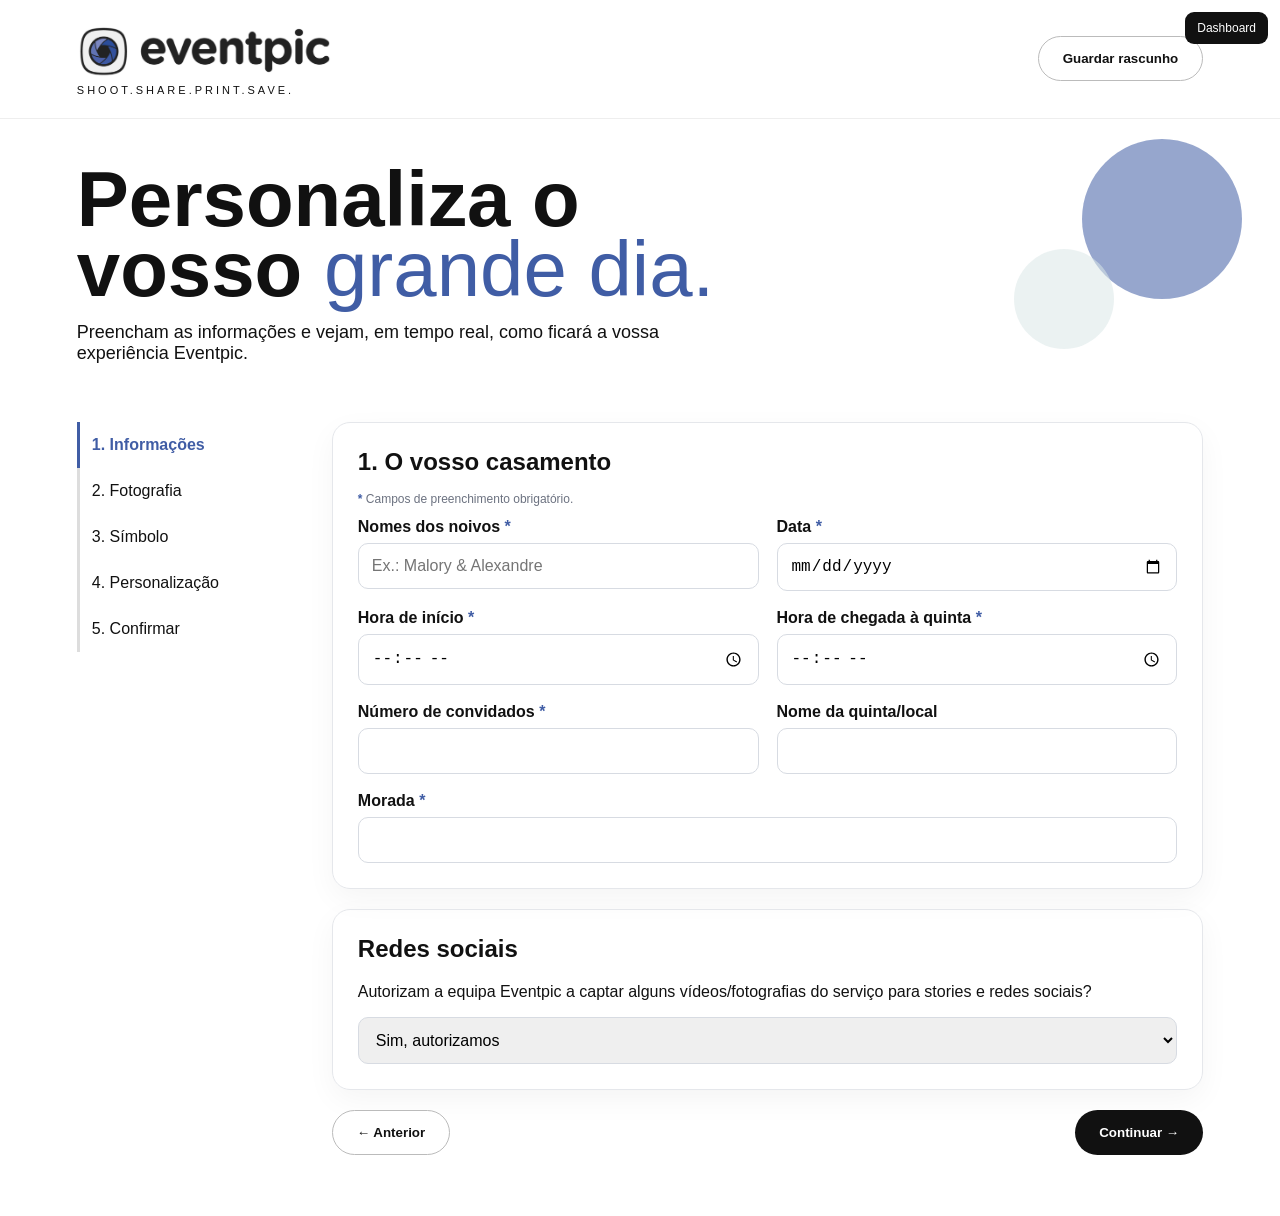
<file: index.html>
<!doctype html><html lang='pt'><head><meta charset='utf-8'><meta name='viewport' content='width=device-width,initial-scale=1'><title>Eventpic | Personalização</title><style>
:root{--blue:#405da5;--light:#dbe8e8;--ink:#111;--muted:#6c7280}*{box-sizing:border-box}body{margin:0;font-family:Arial,Helvetica,sans-serif;color:var(--ink);background:white}.top{padding:22px 6%;display:flex;justify-content:space-between;align-items:center;border-bottom:1px solid #eee}.brand{display:flex;align-items:center}.brand img{width:260px;max-width:55vw;height:auto;display:block}.tag{font-size:11px;letter-spacing:3px}.hero{padding:45px 6% 20px;position:relative;overflow:hidden}.hero h1{font-size:clamp(38px,7vw,78px);line-height:.9;margin:0;max-width:700px}.hero h1 span{color:var(--blue);font-weight:400}.hero p{font-size:18px;max-width:620px}.bubble{position:absolute;border-radius:50%;background:var(--blue);opacity:.55}.b1{width:160px;height:160px;right:3%;top:20px}.b2{width:100px;height:100px;right:13%;top:130px;background:var(--light)}.wrap{display:grid;grid-template-columns:230px 1fr;gap:25px;padding:20px 6% 60px}.steps{position:sticky;top:15px;height:max-content}.step{padding:14px 12px;border-left:3px solid #ddd}.step.active{border-color:var(--blue);font-weight:700;color:var(--blue)}.card{border:1px solid #e5e7eb;border-radius:18px;padding:25px;box-shadow:0 10px 30px #0000000b;margin-bottom:20px}.card h2{margin-top:0}.grid{display:grid;grid-template-columns:1fr 1fr;gap:18px}label{display:block;font-weight:700;margin-bottom:7px}input,textarea,select{width:100%;padding:13px;border:1px solid #d7dbe2;border-radius:10px;font-size:16px}input[type=file]{background:#f8f9fb}.check{display:flex;gap:12px}.btn{background:#111;color:white;border:0;border-radius:999px;padding:14px 24px;font-weight:700;cursor:pointer}.btn.secondary{background:white;color:#111;border:1px solid #bbb}.actions{display:flex;justify-content:space-between;margin-top:20px}.page{display:none}.page.active{display:block}.previews{display:grid;grid-template-columns:repeat(2,minmax(0,1fr));gap:24px}.preview{background:#f7f8fa;padding:18px;border-radius:16px;text-align:center}.phone{width:240px;height:500px;border:9px solid #111;border-radius:32px;margin:auto;overflow:hidden;background:#fff;position:relative}.phone>.couple{width:100%;height:425px;object-fit:cover;display:block}.nav{height:57px;background:#fff;border-top:1px solid #ddd;font-size:11px;display:flex;align-items:center;justify-content:space-around;position:absolute;left:0;right:0;bottom:0;z-index:4}.navItem{display:flex;flex-direction:column;align-items:center;gap:3px;min-width:52px}.navIcon{width:23px;height:23px;border:2px solid #222;border-radius:7px;display:grid;place-items:center;font-size:14px;line-height:1}.floatBtns{position:absolute;right:12px;bottom:78px;z-index:5;display:flex;flex-direction:column;gap:12px}.floatBtn{width:43px;height:43px;border-radius:50%;background:#fff;box-shadow:0 2px 12px #0002;display:grid;place-items:center;font-size:20px}.appLogo{position:absolute;right:12px;bottom:82px;width:28%;max-height:20%;object-fit:contain;z-index:3}.photo{position:relative;margin:auto;overflow:hidden;background:#ddd}.photo{position:relative;margin:auto;overflow:hidden;background:#ddd}.horizontal{aspect-ratio:3/2;max-width:430px}.vertical{aspect-ratio:2/3;max-width:260px}.photo img{width:100%;height:100%;object-fit:cover}.logoOverlay{position:absolute;right:5%;bottom:5%;width:25%;max-height:25%;object-fit:contain;filter:brightness(0) invert(1)}.envelope{aspect-ratio:1.75;background:#fff;box-shadow:0 5px 20px #0002;position:relative;max-width:430px;margin:auto;border:1px solid #eee}.envelope .logoOverlay{filter:none;right:7%;bottom:10%;width:25%}.printLogo{filter:brightness(0) invert(1)!important}.colorLogo{filter:none!important}.small{color:var(--muted);font-size:13px}@media(max-width:800px){.wrap{grid-template-columns:1fr}.steps{display:flex;overflow:auto;position:static}.step{min-width:130px;border-left:0;border-bottom:3px solid #ddd}.grid,.previews{grid-template-columns:1fr}.hero{padding-top:30px}.bubble{display:none}}
</style>
<style id="faithful-app-fixes">
/* APP preview — based on the supplied real mobile reference */
.phone, .phone-frame, .app-phone {
  overflow:hidden !important;
  background:#fff !important;
}
.app-bottom-real{
  position:absolute !important;
  left:0 !important; right:0 !important; bottom:0 !important;
  height:64px !important;
  background:#fff !important;
  display:flex !important;
  align-items:center !important;
  justify-content:space-around !important;
  border-top:1px solid #ececec !important;
  z-index:20 !important;
  padding:3px 8px 4px !important;
  box-sizing:border-box !important;
}
.app-nav-item{
  width:31% !important;
  height:58px !important;
  display:flex !important;
  flex-direction:column !important;
  align-items:center !important;
  justify-content:center !important;
  gap:1px !important;
  color:#111 !important;
  font-family:Arial,Helvetica,sans-serif !important;
  font-size:10px !important;
  line-height:1 !important;
}
.app-nav-item svg{
  width:29px !important;
  height:29px !important;
  display:block !important;
  color:#111 !important;
}
.float-btn, .floating-btn, .app-float, .chat-float, .mic-float{
  width:46px !important;
  height:46px !important;
  border-radius:50% !important;
  background:#fff !important;
  color:#000 !important;
  border:0 !important;
  box-shadow:0 2px 10px rgba(0,0,0,.10) !important;
  display:flex !important;
  align-items:center !important;
  justify-content:center !important;
  z-index:19 !important;
}
/* Printed photos: logo must be discreet, white, transparent and bottom-right */
.print-preview, .print-horizontal, .print-vertical,
.photo-print, .preview-print {
  position:relative !important;
  overflow:hidden !important;
}
.print-preview img.photo, .print-horizontal img.photo, .print-vertical img.photo,
.photo-print > img:first-child, .preview-print > img:first-child {
  width:100% !important; height:100% !important;
  object-fit:cover !important; display:block !important;
}
.print-logo, .printed-logo, .logo-white, .print-preview .couple-logo,
.print-horizontal .couple-logo, .print-vertical .couple-logo {
  position:absolute !important;
  right:4% !important;
  bottom:4% !important;
  left:auto !important; top:auto !important;
  width:auto !important;
  max-width:18% !important;
  max-height:18% !important;
  height:auto !important;
  object-fit:contain !important;
  z-index:5 !important;
  transform:none !important;
  background:transparent !important;
}
/* Vertical print gets the same restrained mark size */
.print-vertical .print-logo, .print-vertical .printed-logo,
.print-vertical .logo-white, .print-vertical .couple-logo {
  max-width:24% !important;
  max-height:16% !important;
}
/* never allow uploaded symbol canvas to expand across the photograph */
.print-preview canvas, .print-horizontal canvas, .print-vertical canvas {
  position:absolute !important;
  right:4% !important; bottom:4% !important;
  left:auto !important; top:auto !important;
  width:auto !important; height:auto !important;
  max-width:20% !important; max-height:18% !important;
  background:transparent !important;
}
</style>


<style id="v4-exact-fixes">
/* Exact lower controls from supplied Eventpic app reference */
.phone>.couple{height:425px!important;object-fit:cover!important}
.nav{
  height:57px!important;background:#fff!important;border-top:1px solid #e8e8e8!important;
  display:flex!important;align-items:center!important;justify-content:space-around!important;
  position:absolute!important;left:0!important;right:0!important;bottom:0!important;z-index:20!important;
  padding:2px 7px 3px!important;
}
.navItem{display:flex!important;flex-direction:column!important;align-items:center!important;justify-content:center!important;gap:1px!important;min-width:58px!important;font-size:10px!important;color:#111!important}
.realNavIcon{width:28px!important;height:28px!important;display:block!important;color:#111!important}
.floatBtns{right:11px!important;bottom:76px!important;gap:10px!important}
.floatBtn{width:43px!important;height:43px!important;border-radius:50%!important;background:#fff!important;box-shadow:0 2px 10px rgba(0,0,0,.10)!important;display:grid!important;place-items:center!important}
.floatBtn svg{width:24px!important;height:24px!important}

/* IMPORTANT: actual print markup is .photo + .logoOverlay.
   Keep uploaded wedding symbol small, white and bottom-right. */
.photo.horizontal .logoOverlay.printLogo,
.photo.vertical .logoOverlay.printLogo{
  position:absolute!important;
  left:auto!important;top:auto!important;
  right:4%!important;bottom:4%!important;
  width:auto!important;height:auto!important;
  object-fit:contain!important;
  object-position:right bottom!important;
  transform:none!important;
  background:transparent!important;
  filter:brightness(0) invert(1)!important;
  z-index:10!important;
  display:block;
}
.photo.horizontal .logoOverlay.printLogo{
  max-width:15%!important;
  max-height:20%!important;
}
.photo.vertical .logoOverlay.printLogo{
  max-width:23%!important;
  max-height:16%!important;
}
/* Envelope/app retain colour, no forced white */
.envelope .logoOverlay.colorLogo{filter:none!important;max-width:25%!important;max-height:35%!important}
</style>


<style id="v5-horizontal-framing">
/* Horizontal print: preserve original photo; change only crop/enquadramento.
   More of the top of the original is visible so heads are not cut. */
.photo.horizontal > img:first-child,
.photo.horizontal .basePhoto,
.photo.horizontal .printPhoto {
  width:100% !important;
  height:100% !important;
  object-fit:cover !important;
  object-position:center 30% !important;
}

/* Keep the approved print symbol treatment. */
.photo.horizontal .logoOverlay.printLogo{
  right:4% !important;
  bottom:4% !important;
  max-width:15% !important;
  max-height:20% !important;
}
</style>


<style id="v6-no-logo-in-app">
/* APP/telemóvel: nunca mostrar o símbolo dos noivos */
.phone .logoOverlay,
.phone .logoColor,
.phone .logoWhite,
.phone .colorLogo,
.phone .printLogo,
.phone [class*="coupleLogo"],
.phone [class*="weddingLogo"] {
  display:none !important;
}
</style>

<style id='v7-required-crop'>
.req{color:#405da5;font-weight:800}.requiredNote{font-size:12px;color:#6c7280;margin-top:-4px}
input:required,select:required{border-width:1.5px}
.phone>.couple{object-fit:cover!important;object-position:center center!important}
.photo.vertical>.couple{object-fit:cover!important;object-position:center center!important}
</style>
<style id="eventpic-final-brand-rules">
/* App: nunca mostrar símbolo dos noivos */
.phone .logoOverlay,.phone .logoColor,.phone .logoWhite,
.phone .colorLogo,.phone .printLogo,.phone .appLogo{display:none!important}

/* Impressão horizontal: símbolo branco, discreto, canto inferior direito */
.photo.horizontal .printLogo,
.photo.horizontal .logoWhite{
  display:block!important;
  position:absolute!important;
  width:auto!important;height:auto!important;
  max-width:15%!important;max-height:18%!important;
  right:4%!important;bottom:4%!important;
  left:auto!important;top:auto!important;
  object-fit:contain!important;
  background:transparent!important;
}

/* Impressão vertical: mesmo princípio, pequeno e no canto inferior direito */
.photo.vertical .printLogo,
.photo.vertical .logoWhite{
  display:block!important;
  position:absolute!important;
  width:auto!important;height:auto!important;
  max-width:19%!important;max-height:12%!important;
  right:5%!important;bottom:4%!important;
  left:auto!important;top:auto!important;
  object-fit:contain!important;
  background:transparent!important;
}

/* Envelope: frente branca, símbolo original a cores sem fundo no lado direito */
.envelope{
  position:relative!important;
  background:#fff!important;
  overflow:hidden!important;
}
.envelope .colorLogo,.envelope .logoColor{
  display:block!important;
  position:absolute!important;
  width:auto!important;height:auto!important;
  max-width:25%!important;max-height:35%!important;
  right:7%!important;
  bottom:10%!important;
  left:auto!important;top:auto!important;
  transform:none!important;
  object-fit:contain!important;
  background:transparent!important;
}
</style>


<style id="eventpic-centered-vertical-final">
/* A mesma fotografia horizontal é recortada ao centro para os formatos verticais. */
.phone .couple,
.phone > img.couple,
.phone .basePhoto,
.photo.vertical > img:first-child,
.photo.vertical .couple,
.photo.vertical .basePhoto,
.photo.vertical .printPhoto {
  width:100%!important;
  height:100%!important;
  object-fit:cover!important;
  object-position:50% 50%!important;
}

/* Símbolo impressão vertical: pequeno, como no horizontal, canto inferior direito. */
.photo.vertical .printLogo,
.photo.vertical .logoWhite {
  max-width:15%!important;
  max-height:10%!important;
  right:4%!important;
  bottom:4%!important;
}

/* Envelope: símbolo maior e mais próximo do canto inferior direito da frente. */
.envelope .colorLogo,
.envelope .logoColor {
  max-width:24%!important;
  max-height:38%!important;
  right:7%!important;
  top:auto!important;
  bottom:10%!important;
  transform:none!important;
}
</style>

<style id='eventpic-v6-final'>
.cropControlBox{max-width:620px;margin:0 auto 28px;background:#f7f8fb;border:1px solid #e7e9ef;border-radius:16px;padding:18px}
.cropControlBox label{display:block;font-size:12px;margin:10px 0 3px;color:#555}.cropControlBox input[type=range]{width:100%}
.phone .couple,.photo.vertical>.couple{object-fit:cover!important;object-position:50% 50%!important}
.photo.vertical .logoWhite{max-width:15%!important;max-height:10%!important;right:4%!important;bottom:4%!important}
.envelope .logoColor{width:auto!important;height:auto!important;max-width:27%!important;max-height:43%!important;right:6%!important;bottom:8%!important;top:auto!important;left:auto!important;transform:none!important;object-fit:contain!important;background:transparent!important}
</style><style id="crop-live-fix-v8">
.cropWorking{display:grid!important;grid-template-columns:1fr 180px;gap:22px;align-items:center}
.cropTools label{display:flex;justify-content:space-between}.cropTools input[type=range]{width:100%}
.cropBtns{display:flex;gap:7px;flex-wrap:wrap;margin-top:14px}.cropBtns .btn{min-width:48px;padding:10px 12px}
.cropLive span{display:block;font-size:11px;color:#777;margin-bottom:7px;text-align:center}
#cropLivePhoto{width:150px;height:267px;margin:auto;border-radius:16px;background-size:cover;background-position:50% 50%;box-shadow:0 8px 22px #0002}
@media(max-width:700px){.cropWorking{grid-template-columns:1fr 130px}#cropLivePhoto{width:110px;height:196px}}
</style><script src="config.js"></script>
</head><body><header class='top'><div><div class='brand'><img src='[data-uri]' alt='Eventpic'></div><div class='tag'>SHOOT.SHARE.PRINT.SAVE.</div></div><button class='btn secondary' onclick='save()'>Guardar rascunho</button></header><section class='hero'><span class='bubble b1'></span><span class='bubble b2'></span><h1>Personaliza o vosso <span>grande dia.</span></h1><p>Preencham as informações e vejam, em tempo real, como ficará a vossa experiência Eventpic.</p></section><main class='wrap'><nav class='steps' id='steps'></nav><section>
<div class='page active' data-title='Informações'><div class='card'><h2>1. O vosso casamento</h2><p class='requiredNote'><span class='req'>*</span> Campos de preenchimento obrigatório.</p><div class='grid'><div><label>Nomes dos noivos <span class='req'>*</span></label><input id='names' placeholder='Ex.: Malory & Alexandre' required></div><div><label>Data <span class='req'>*</span></label><input id='date' type='date' required></div><div><label>Hora de início <span class='req'>*</span></label><input id='start' type='time' required></div><div><label>Hora de chegada à quinta <span class='req'>*</span></label><input id='arrival' type='time' required></div><div><label>Número de convidados <span class='req'>*</span></label><input id='guests' type='number' required></div><div><label>Nome da quinta/local</label><input id='venue' required></div><div style='grid-column:1/-1'><label>Morada <span class='req'>*</span></label><input id='address' required></div></div></div><div class='card'><h2>Redes sociais</h2><p>Autorizam a equipa Eventpic a captar alguns vídeos/fotografias do serviço para stories e redes sociais?</p><select id='social'><option>Sim, autorizamos</option><option>Não autorizamos</option></select></div></div>
<div class='page' data-title='Fotografia'><div class='card'><h2>2. Fotografia para a App</h2><p class='requiredNote'><span class='req'>*</span> Fotografia obrigatória.</p><p>Carreguem uma fotografia <b>horizontal</b>, com boa resolução, preferencialmente com os noivos bem centrados e sem cortes na cabeça. A versão vertical para a App será criada automaticamente.</p><input type='file' accept='image/*' id='photoInput' required><p class='small'>A fotografia é usada para gerar os previews abaixo.</p></div></div>
<div class='page' data-title='Símbolo'><div class='card'><h2>3. Símbolo dos noivos</h2><p class='requiredNote'><span class='req'>*</span> Símbolo obrigatório.</p><p>Carreguem o vosso logótipo/símbolo, mesmo que tenha fundo branco ou seja a cores. O portal remove automaticamente o fundo. Nas fotos impressas cria uma versão branca; no envelope mantém as cores originais.</p><input type='file' accept='image/png,image/jpeg,image/webp,image/*' id='logoInput' required><p class='small' id='logoStatus'>Aceita PNG, JPG ou WEBP.</p></div></div>
<div class='page' data-title='Personalização'><div class='card'><h2>4. Pré-visualização</h2><p>Confiram os quatro formatos antes de enviar.</p><div class='cropControlBox cropWorking'>
  <div class='cropTools'>
    <b>Ajustar enquadramento vertical</b>
    <p class='small'>Move a fotografia para a esquerda ou direita até os noivos ficarem centrados. O mesmo enquadramento será usado na App, na impressão vertical e no ficheiro vertical do Dashboard.</p>
    <label>Esquerda / direita <span id='cropXVal'>50%</span></label>
    <input id='cropX' type='range' min='0' max='100' value='50'>
    <div class='cropBtns'>
      <button type='button' class='btn secondary' id='cropLeft'>← Esquerda</button>
      <button type='button' class='btn secondary' id='cropReset'>Centrar</button>
      <button type='button' class='btn secondary' id='cropRight'>Direita →</button>
    </div>
  </div>
  <div class='cropLive'><span>Pré-visualização vertical</span><div id='cropLivePhoto'></div></div>
</div><div class='previews'><div class='preview'><h3>App — vertical</h3><div class='phone'><img class='couple' src='app-photo.png'><img class='appLogo colorLogo logoColor' style='display:none'>
<div class='floatBtns'>
  <div class='floatBtn' aria-label='Mensagem'>
    <svg viewBox='0 0 32 32'><path d='M7 6.5h18v14H14l-5.5 4v-4H7z' fill='black'/><circle cx='12' cy='13.5' r='1.2' fill='white'/><circle cx='16' cy='13.5' r='1.2' fill='white'/><circle cx='20' cy='13.5' r='1.2' fill='white'/></svg>
  </div>
  <div class='floatBtn' aria-label='Microfone'>
    <svg viewBox='0 0 32 32'><rect x='12' y='5' width='8' height='14' rx='4' fill='black'/><path d='M8.5 15.5c0 5 3.2 8 7.5 8s7.5-3 7.5-8M16 23.5V28' fill='none' stroke='black' stroke-width='2.2' stroke-linecap='round'/></svg>
  </div>
</div>
<div class='nav'>
  <div class='navItem'>
    <svg class='realNavIcon' viewBox='0 0 40 40'><rect x='6' y='4' width='28' height='32' rx='9' fill='none' stroke='currentColor' stroke-width='2'/><circle cx='20' cy='15' r='4.5' fill='none' stroke='currentColor' stroke-width='2'/><path d='M12.5 29c1.6-4.7 4-7 7.5-7s5.9 2.3 7.5 7' fill='none' stroke='currentColor' stroke-width='2' stroke-linecap='round'/></svg>
    <span>Galeria</span>
  </div>
  <div class='navItem'>
    <svg class='realNavIcon' viewBox='0 0 40 40'><rect x='6' y='8' width='28' height='25' rx='7' fill='none' stroke='currentColor' stroke-width='2'/><path d='M15 8l2-4h6l2 4' fill='none' stroke='currentColor' stroke-width='2'/><circle cx='20' cy='20.5' r='6' fill='none' stroke='currentColor' stroke-width='2'/></svg>
    <span>Modo</span>
  </div>
  <div class='navItem'>
    <svg class='realNavIcon' viewBox='0 0 40 40'><rect x='7' y='5' width='26' height='30' rx='7' fill='none' stroke='currentColor' stroke-width='2'/><path d='M20 27V12m0 0-5 5m5-5 5 5' fill='none' stroke='currentColor' stroke-width='2' stroke-linecap='round' stroke-linejoin='round'/></svg>
    <span>Upload</span>
  </div>
</div></div></div><div class='preview'><h3>Foto impressa — horizontal</h3><div class='photo horizontal'><img class='couple' src='print-photo.jpeg'><img class='logoOverlay printLogo logoWhite' style='display:none'></div></div><div class='preview'><h3>Foto impressa — vertical</h3><div class='photo vertical'><img class='couple' src='app-photo.png'><img class='logoOverlay printLogo logoWhite' style='display:none'></div></div><div class='preview'><h3>Envelope branco — frente</h3><div style='font-size:11px;color:#777;margin:-4px 0 10px'>Símbolo a cores sem fundo · frente do envelope</div><div class='envelope'><img class='logoOverlay colorLogo logoColor' style='display:none'></div></div></div></div></div>
<div class='page' data-title='Confirmar'><div class='card'><h2>5. Está tudo pronto 🤍</h2><p>Ao confirmar, a personalização fica preparada para envio à Eventpic.</p><div id='summary'></div><button class='btn' onclick='confirmData()'>Confirmar personalização</button></div></div>
<div class='actions'><button class='btn secondary' onclick='prev()'>← Anterior</button><button class='btn' onclick='next()'>Continuar →</button></div></section></main><script>
let current=0;const pages=[...document.querySelectorAll('.page')],steps=document.getElementById('steps');pages.forEach((p,i)=>{let d=document.createElement('div');d.className='step'+(i===0?' active':'');d.textContent=(i+1)+'. '+p.dataset.title;steps.appendChild(d)});function render(){pages.forEach((p,i)=>p.classList.toggle('active',i===current));[...steps.children].forEach((s,i)=>s.classList.toggle('active',i===current));window.scrollTo({top:250,behavior:'smooth'});if(current===4)summary()}function next(){
  const required=[...pages[current].querySelectorAll('[required]')];
  for(const el of required){
    if(!el.checkValidity()){el.reportValidity();return;}
  }
  if(current<pages.length-1){current++;render()}
}function prev(){if(current>0){current--;render()}}function filePreview(input,cb){input.onchange=e=>{const f=e.target.files[0];if(f){const r=new FileReader;r.onload=()=>cb(r.result);r.readAsDataURL(f)}}}filePreview(photoInput,src=>document.querySelectorAll('.couple').forEach(x=>x.src=src));filePreview(logoInput,src=>processLogo(src));
function processLogo(src){
const im=new Image();im.onload=()=>{
  const c=document.createElement('canvas'),ctx=c.getContext('2d');
  c.width=im.naturalWidth;c.height=im.naturalHeight;ctx.drawImage(im,0,0);
  let d=ctx.getImageData(0,0,c.width,c.height),a=d.data;
  const sourceHasTransparency=(()=>{for(let i=3;i<a.length;i+=4)if(a[i]<20)return true;return false})();
  // Remove fundos claros e fundos uniformes ligados às margens, preservando o desenho interior.
  const W=c.width,H=c.height, seen=new Uint8Array(W*H), q=[];
  const corner=[[0,0],[W-1,0],[0,H-1],[W-1,H-1]];
  let br=0,bg=0,bb=0; corner.forEach(([x,y])=>{let j=(y*W+x)*4;br+=a[j];bg+=a[j+1];bb+=a[j+2]});br/=4;bg/=4;bb/=4;
  const isBg=(j)=>{if(sourceHasTransparency)return a[j+3]<20;let r=a[j],g=a[j+1],b=a[j+2],mx=Math.max(r,g,b),mn=Math.min(r,g,b);let dist=Math.hypot(r-br,g-bg,b-bb);return (mx>232&&mx-mn<28)||dist<48};
  for(let x=0;x<W;x++){q.push(x,(H-1)*W+x)} for(let y=0;y<H;y++){q.push(y*W,y*W+W-1)}
  for(let h=0;h<q.length;h++){let p=q[h];if(seen[p])continue;seen[p]=1;let j=p*4;if(!isBg(j))continue;a[j+3]=0;let x=p%W,y=(p/W)|0;if(x)q.push(p-1);if(x<W-1)q.push(p+1);if(y)q.push(p-W);if(y<H-1)q.push(p+W)}
  ctx.putImageData(d,0,0);

  // Find visible bounds so transparent/white margins do not make the logo look huge.
  d=ctx.getImageData(0,0,c.width,c.height);a=d.data;
  let minX=c.width,minY=c.height,maxX=-1,maxY=-1;
  for(let y=0;y<c.height;y++) for(let x=0;x<c.width;x++){
    if(a[(y*c.width+x)*4+3]>18){if(x<minX)minX=x;if(x>maxX)maxX=x;if(y<minY)minY=y;if(y>maxY)maxY=y}
  }
  let crop=c;
  if(maxX>=minX && maxY>=minY){
    crop=document.createElement('canvas');
    crop.width=maxX-minX+1;crop.height=maxY-minY+1;
    crop.getContext('2d').drawImage(c,minX,minY,crop.width,crop.height,0,0,crop.width,crop.height);
  }
  let sample=crop.getContext('2d').getImageData(0,0,crop.width,crop.height),sa=sample.data,visible=0,lightPixels=0;for(let i=0;i<sa.length;i+=4){if(sa[i+3]<20)continue;visible++;if(sa[i]>220&&sa[i+1]>220&&sa[i+2]>220)lightPixels++}const whiteSource=visible>0&&lightPixels/visible>.6;let colorCanvas=crop;if(whiteSource){colorCanvas=document.createElement('canvas');colorCanvas.width=crop.width;colorCanvas.height=crop.height;let cx=colorCanvas.getContext('2d');cx.drawImage(crop,0,0);let cd=cx.getImageData(0,0,colorCanvas.width,colorCanvas.height),ca=cd.data;for(let i=0;i<ca.length;i+=4){if(ca[i+3]>0){ca[i]=0;ca[i+1]=0;ca[i+2]=0}}cx.putImageData(cd,0,0)}let color=colorCanvas.toDataURL('image/png');
  document.querySelectorAll('.logoColor').forEach(x=>{x.src=color;x.style.display='block';x.style.filter='none'});

  let w=document.createElement('canvas'),wx=w.getContext('2d');
  w.width=crop.width;w.height=crop.height;wx.drawImage(crop,0,0);
  let wd=wx.getImageData(0,0,w.width,w.height),wa=wd.data;
  for(let i=0;i<wa.length;i+=4){if(wa[i+3]>0){wa[i]=255;wa[i+1]=255;wa[i+2]=255}}
  wx.putImageData(wd,0,0);
  let white=w.toDataURL('image/png');
  document.querySelectorAll('.logoWhite').forEach(x=>{x.src=white;x.style.display='block'});
  let st=document.getElementById('logoStatus');
  if(st)st.textContent='✓ Fundo e margens removidos. Versão a cores para o envelope e versão branca para impressão criadas.';
};im.src=src;}
const cropX=document.getElementById('cropX'),cropY=document.getElementById('cropY');
function applyCrop(){
 const x=cropX?cropX.value:50,y=cropY?cropY.value:50;
 document.querySelectorAll('.phone .couple,.photo.vertical>.couple').forEach(im=>im.style.objectPosition=x+'% '+y+'%');
}
if(cropX){cropX.addEventListener('input',applyCrop);cropY.addEventListener('input',applyCrop);document.getElementById('cropReset').onclick=()=>{cropX.value=50;cropY.value=50;applyCrop()};applyCrop()}
function vals(){return {names:names.value,date:date.value,start:start.value,arrival:arrival.value,guests:guests.value,venue:venue.value,address:address.value,social:social.value}}function save(){localStorage.setItem('eventpicDraft',JSON.stringify(vals()));alert('Rascunho guardado neste dispositivo.')}function summary(){let v=vals();document.getElementById('summary').innerHTML=`<p><b>${v.names||'Noivos'}</b> ${v.date?'— '+v.date:''}</p><p>Início: ${v.start||'—'} · Chegada: ${v.arrival||'—'} · Convidados: ${v.guests||'—'}</p><p>${v.venue||'Local por indicar'} ${v.address?'— '+v.address:''}</p><p>Redes sociais: ${v.social}</p>`}function confirmData(){localStorage.setItem('eventpicConfirmed',JSON.stringify(vals()));alert('Personalização confirmada! Nesta versão de teste os dados ficam guardados no dispositivo.')}let draft=localStorage.getItem('eventpicDraft');if(draft){try{let v=JSON.parse(draft);Object.keys(v).forEach(k=>{let el=document.getElementById(k);if(el)el.value=v[k]||''})}catch(e){}}
</script>



<script id="eventpic-storage-link">
(function(){
 const DB='eventpic_db_v1', STORE='casamentos';
 function dbOpen(){
   return new Promise((resolve,reject)=>{
     const r=indexedDB.open(DB,1);
     r.onupgradeneeded=()=>{const db=r.result;if(!db.objectStoreNames.contains(STORE))db.createObjectStore(STORE,{keyPath:'id'})};
     r.onsuccess=()=>resolve(r.result); r.onerror=()=>reject(r.error);
   });
 }
 async function putRecord(x){
   const db=await dbOpen();
   return new Promise((resolve,reject)=>{
     const tx=db.transaction(STORE,'readwrite');tx.objectStore(STORE).put(x);
     tx.oncomplete=resolve;tx.onerror=()=>reject(tx.error);
   });
 }
 function getDataURL(sel){const e=document.querySelector(sel);return e&&e.src&&e.src.startsWith('data:')?e.src:''}
 function val(a){for(const q of a){const e=document.querySelector(q);if(e&&e.value)return e.value}return''}
 window.saveEventpic=async function(){
   const id=new URLSearchParams(location.search).get('id')||('evt-'+Date.now());
   const record={
    id, couple:val(['#names','#couple','#nomes'])||'Noivos',
    date:val(['#date','#data']), start:val(['#start','#horaInicio']), arrival:val(['#arrival','#horaChegada']),
    guests:val(['#guests','#convidados']), venue:val(['#venue','#quinta']), address:val(['#address','#morada']),
    social:(document.querySelector("input[name='social']:checked")||{}).value||'',
    photo:getDataURL('.photo.horizontal > img:first-child')||getDataURL('.couple'),
    logoColor:getDataURL('.logoColor'), logoWhite:getDataURL('.logoWhite'),
    cropX:window.eventpicCropX||50,status:'Concluído',savedAt:new Date().toISOString()
   };
   makeVerticalPhoto(record.photo,async function(v){
     record.photoVertical=v;
     try{await putRecord(record);alert('Personalização enviada para o Dashboard com sucesso.');}
     catch(err){console.error(err);alert('Não foi possível guardar. Abre o site através de INICIAR-SITE.bat e tenta novamente.');}
   });
 };
 document.querySelectorAll('button').forEach(b=>{
   if(/confirmar|enviar/i.test(b.textContent)) b.addEventListener('click',()=>window.saveEventpic());
 });
})();
</script>

<a href="dashboard.html" style="position:fixed;right:12px;top:12px;z-index:9999;background:#111;color:#fff;padding:9px 12px;border-radius:9px;text-decoration:none;font:12px Arial">Dashboard</a>






<script id="crop-v9-horizontal-only">
(function(){
 const x=document.getElementById('cropX');
 const live=document.getElementById('cropLivePhoto');
 const xv=document.getElementById('cropXVal');
 function source(){
   const im=document.querySelector('.phone img.couple,.phone .couple');
   return im && im.src ? im.src : '';
 }
 function apply(){
   const X=+x.value, pos=X+'% 50%';
   document.querySelectorAll('.phone img.couple,.phone .couple,.photo.vertical>img.couple,.photo.vertical img.couple').forEach(im=>{
     im.style.setProperty('object-fit','cover','important');
     im.style.setProperty('object-position',pos,'important');
   });
   if(live){
     live.style.backgroundImage='url("'+source()+'")';
     live.style.backgroundSize='cover';
     live.style.backgroundPosition=pos;
   }
   xv.textContent=X+'%';
   window.eventpicCropX=X;
   window.eventpicCropY=50;
 }
 function step(d){x.value=Math.max(0,Math.min(100,+x.value+d));apply()}
 x.oninput=apply;
 document.getElementById('cropLeft').onclick=()=>step(-5);
 document.getElementById('cropRight').onclick=()=>step(5);
 document.getElementById('cropReset').onclick=()=>{x.value=50;apply()};
 const pi=document.getElementById('photoInput');
 if(pi) pi.addEventListener('change',()=>setTimeout(apply,80));
 setTimeout(apply,100);
})();
</script></body></html>
</file>
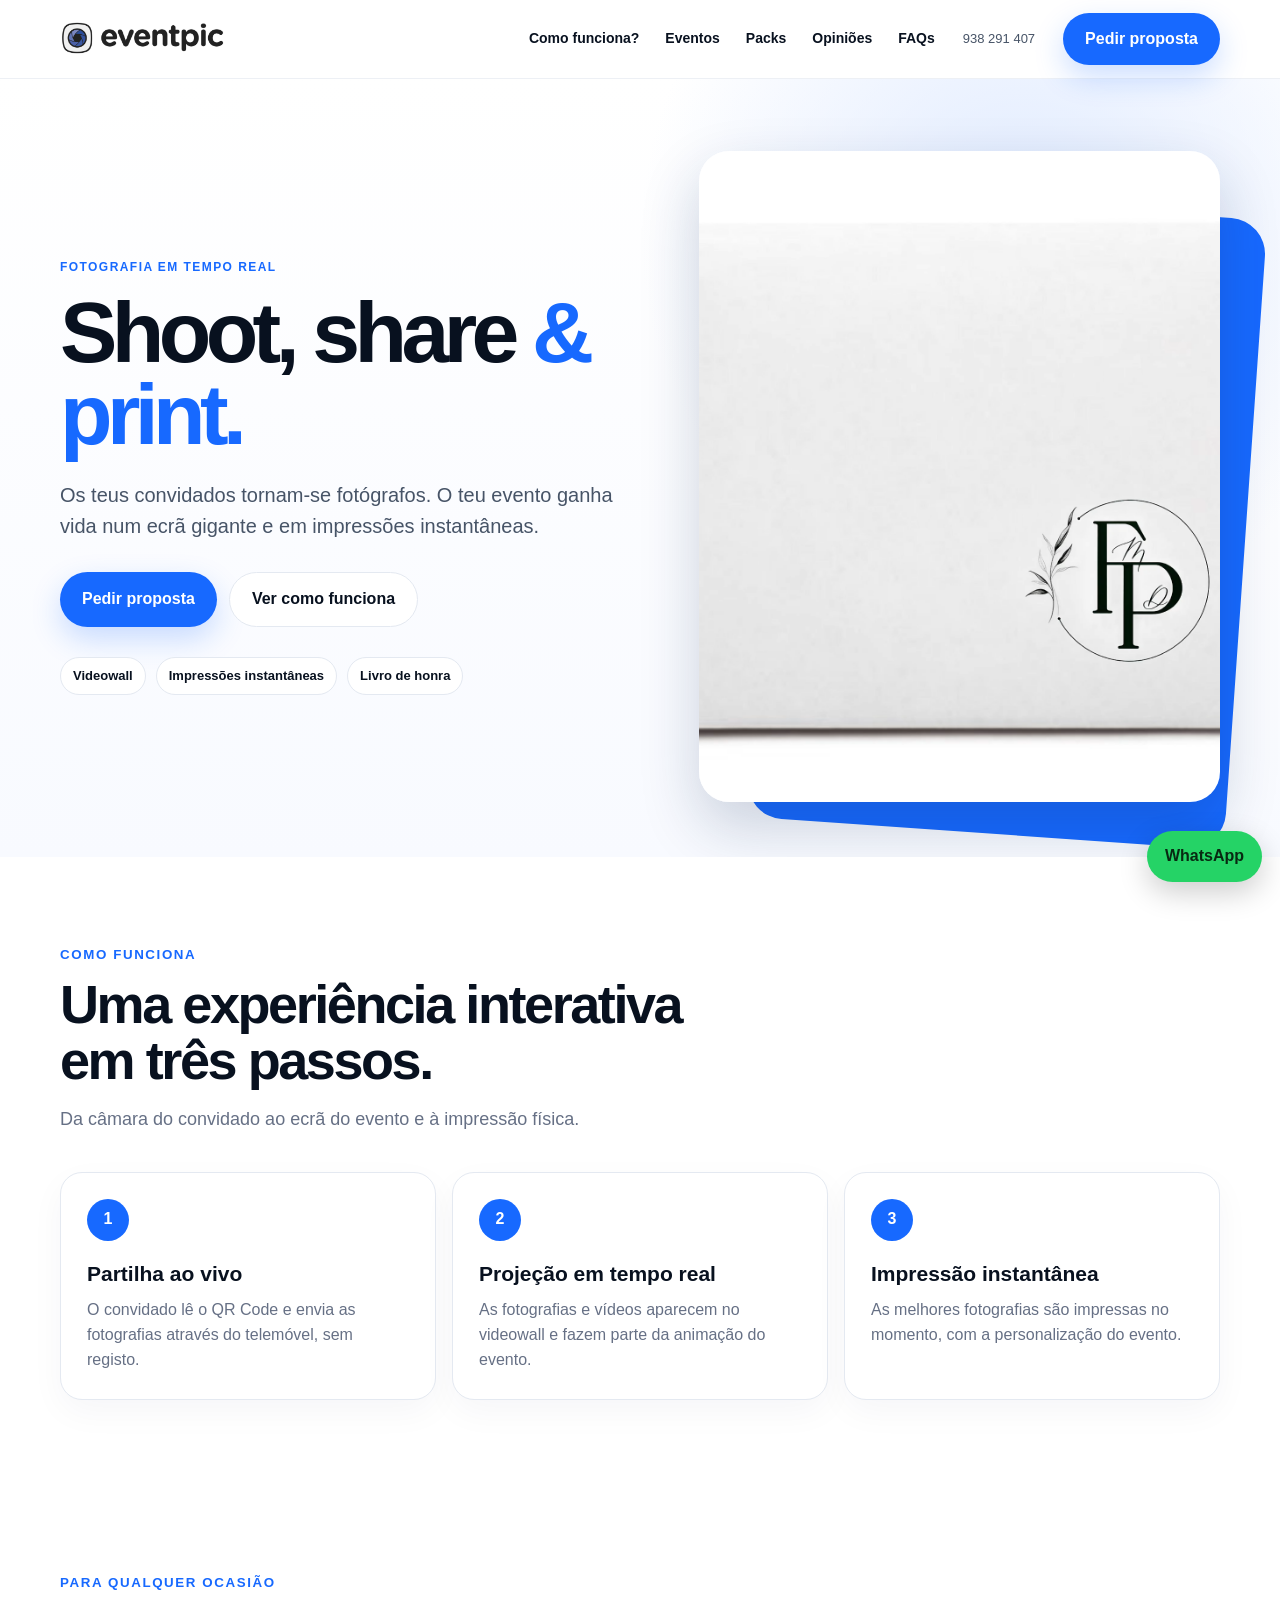
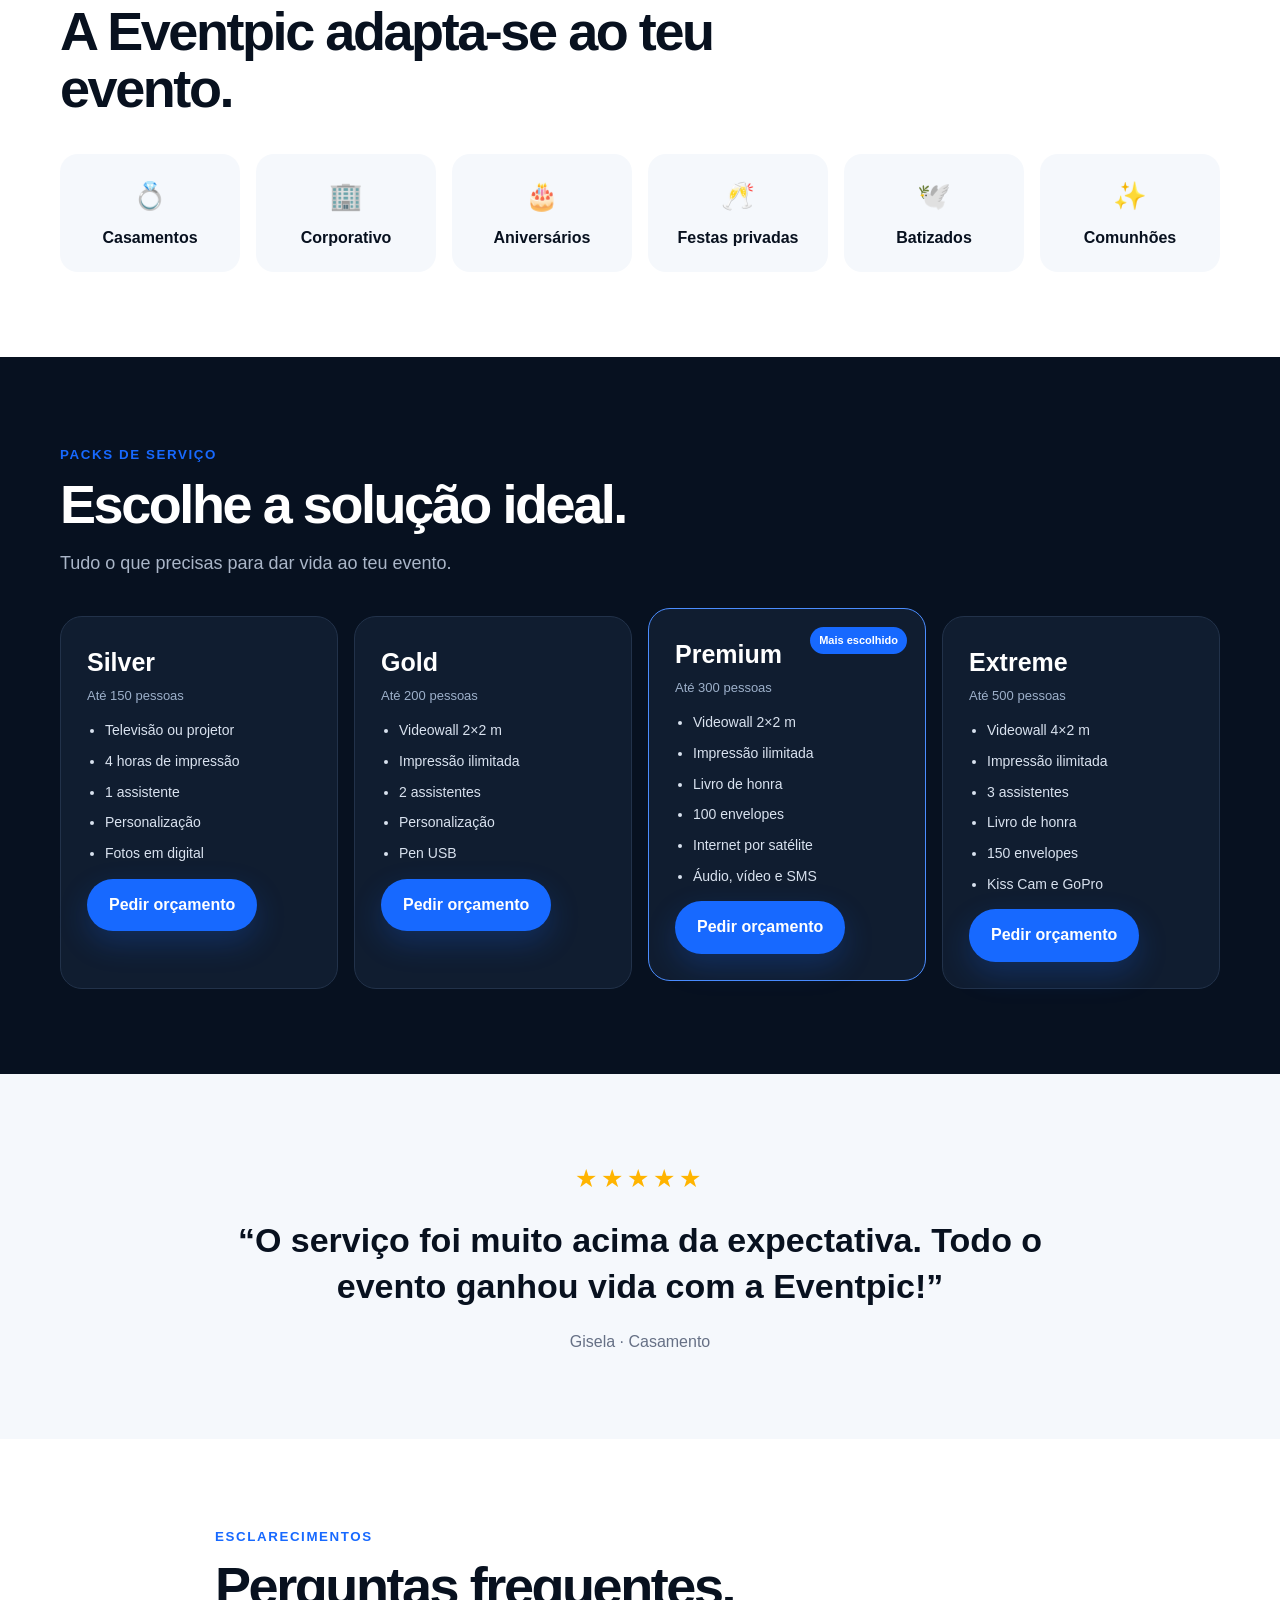
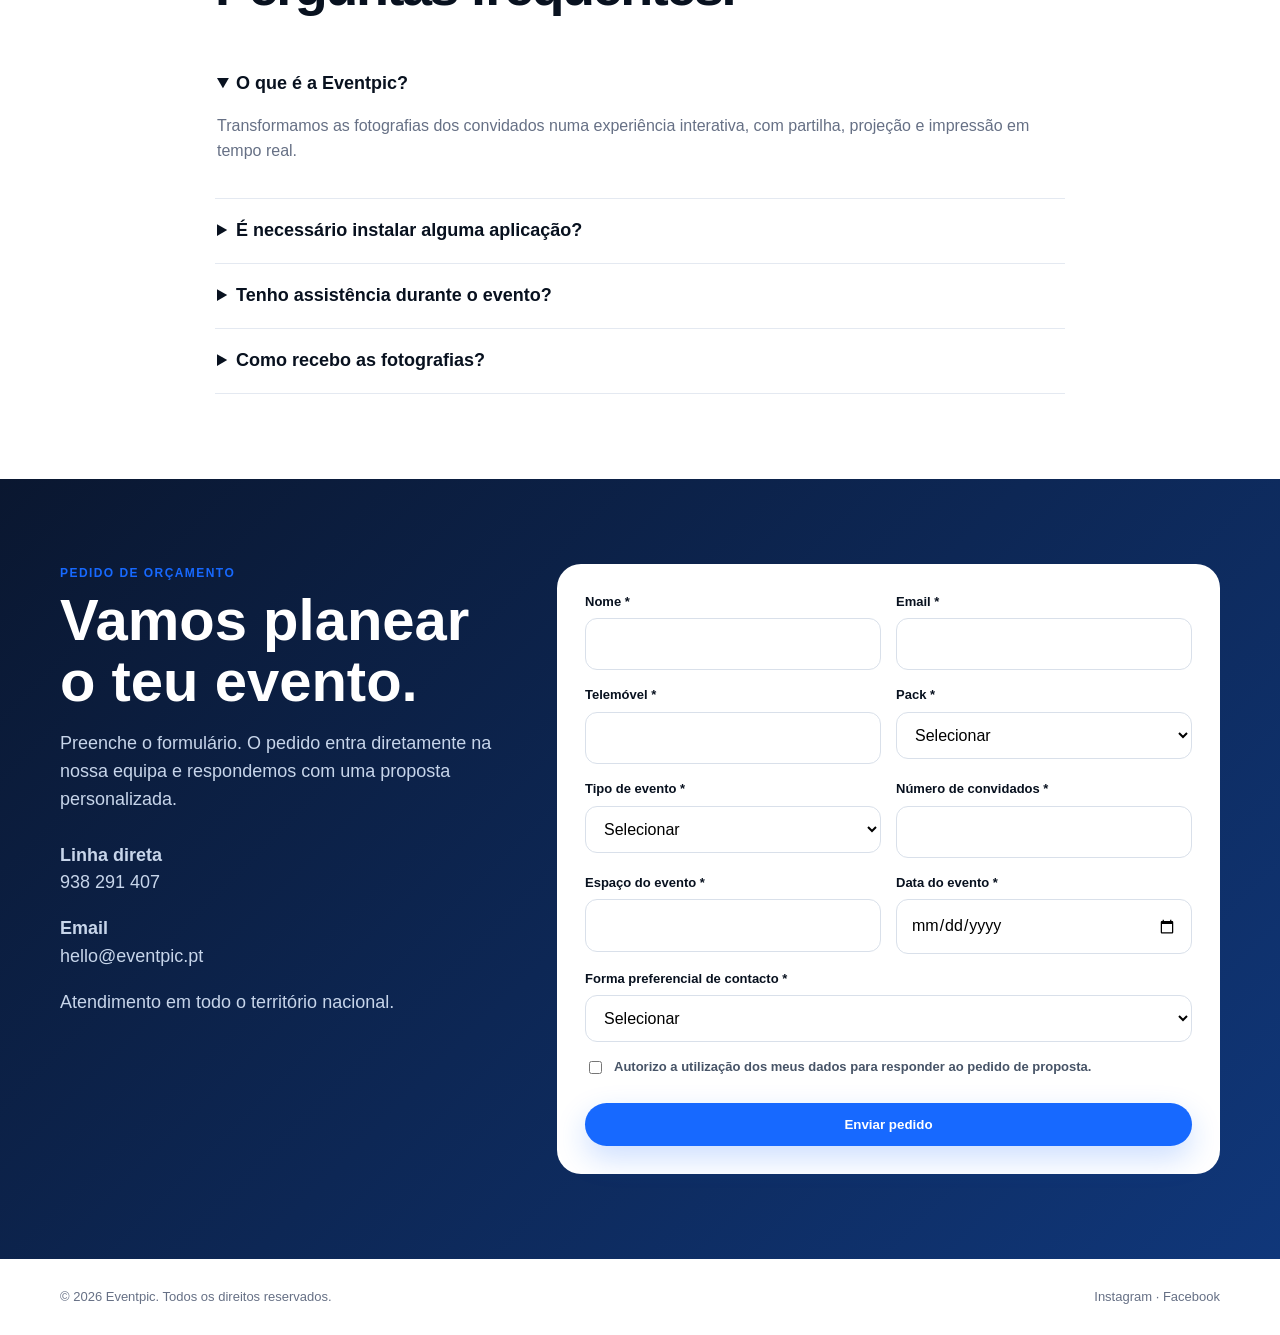
<file: landing.html>
<!doctype html>
<html lang="pt-PT">
<head>
<meta charset="utf-8">
<meta name="viewport" content="width=device-width,initial-scale=1">
<title>Eventpic — Shoot, Share & Print</title>
<meta name="description" content="Fotografia, projeção e impressão em tempo real para casamentos e eventos.">
<script src="config.js"></script>
<style>
:root{--blue:#1769ff;--ink:#08111f;--muted:#667085;--line:#e4e9f1;--soft:#f5f8fc;--white:#fff}
*{box-sizing:border-box}html{scroll-behavior:smooth}body{margin:0;font-family:Inter,Arial,sans-serif;color:var(--ink);background:#fff;line-height:1.55}
a{color:inherit;text-decoration:none}img{max-width:100%;display:block}.wrap{width:min(1160px,calc(100% - 32px));margin:auto}
header{position:sticky;top:0;z-index:20;background:#fffffff2;backdrop-filter:blur(12px);border-bottom:1px solid #edf0f5}
nav{height:78px;display:flex;align-items:center;gap:28px}.logo{width:168px}.navlinks{display:flex;gap:26px;margin-left:auto;font-weight:650;font-size:14px}.phone{font-size:13px;color:#475467}.btn{display:inline-flex;align-items:center;justify-content:center;border:0;border-radius:999px;padding:14px 22px;font-weight:800;cursor:pointer}.btn.primary{background:var(--blue);color:#fff;box-shadow:0 12px 30px #1769ff38}.btn.light{background:#fff;border:1px solid var(--line)}
.hero{padding:72px 0 55px;overflow:hidden;background:radial-gradient(circle at 80% 20%,#dfeaff 0,transparent 32%),linear-gradient(#fff,#f8faff)}
.hero-grid{display:grid;grid-template-columns:1.05fr .95fr;gap:64px;align-items:center}.eyebrow{color:var(--blue);font-weight:850;text-transform:uppercase;letter-spacing:.12em;font-size:12px}
h1{font-size:clamp(48px,7vw,86px);line-height:.96;letter-spacing:-.065em;margin:14px 0 24px}h1 span{color:var(--blue)}.lead{font-size:20px;color:#475467;max-width:610px}.actions{display:flex;gap:12px;flex-wrap:wrap;margin-top:30px}.chips{display:flex;gap:10px;flex-wrap:wrap;margin-top:30px}.chip{background:#fff;border:1px solid var(--line);border-radius:99px;padding:8px 12px;font-size:13px;font-weight:700}
.hero-visual{position:relative}.hero-visual:before{content:"";position:absolute;inset:8% -5% -5% 13%;background:var(--blue);border-radius:36px;transform:rotate(4deg)}.hero-visual img{position:relative;border-radius:30px;box-shadow:0 25px 60px #0d285332;aspect-ratio:4/5;object-fit:cover}
section{padding:85px 0}.section-head{max-width:700px;margin-bottom:38px}.section-head small{color:var(--blue);font-weight:850;text-transform:uppercase;letter-spacing:.12em}.section-head h2{font-size:clamp(34px,5vw,54px);line-height:1.04;letter-spacing:-.045em;margin:9px 0 12px}.section-head p{color:var(--muted);font-size:18px}
.steps,.packs,.events{display:grid;gap:16px}.steps{grid-template-columns:repeat(3,1fr)}.card{background:#fff;border:1px solid var(--line);border-radius:22px;padding:26px;box-shadow:0 12px 34px #0b22400a}.num{width:42px;height:42px;border-radius:50%;background:var(--blue);color:#fff;display:grid;place-items:center;font-weight:900}.card h3{font-size:21px;margin:17px 0 8px}.card p{color:var(--muted);margin:0}
.events{grid-template-columns:repeat(6,1fr)}.event{background:var(--soft);border-radius:18px;padding:22px 12px;text-align:center;font-weight:800}.event b{display:block;font-size:27px;margin-bottom:8px}
.dark{background:#071120;color:#fff}.dark .section-head p,.dark .card p{color:#aab6c8}.packs{grid-template-columns:repeat(4,1fr)}.pack{background:#101d30;border:1px solid #22324a;border-radius:22px;padding:26px;position:relative}.pack.featured{border-color:#4b8dff;transform:translateY(-8px)}.badge{position:absolute;right:18px;top:18px;background:var(--blue);border-radius:99px;padding:5px 9px;font-size:11px;font-weight:800}.pack h3{font-size:25px;margin:0 0 4px}.pack .for{color:#9db0ca;font-size:13px}.pack ul{padding-left:18px;color:#d9e2ef;font-size:14px}.pack li{margin:9px 0}
.proof{background:var(--soft)}.quote{max-width:860px;margin:auto;text-align:center}.stars{color:#ffb400;font-size:25px;letter-spacing:4px}.quote blockquote{font-size:clamp(23px,3vw,34px);font-weight:700;line-height:1.35;margin:20px 0}.quote cite{color:var(--muted);font-style:normal}
.faq{max-width:850px}.faq details{border-bottom:1px solid var(--line);padding:18px 2px}.faq summary{font-weight:800;cursor:pointer;font-size:18px}.faq details p{color:var(--muted)}
.contact{background:linear-gradient(135deg,#0a1730,#10377a);color:#fff}.contact-grid{display:grid;grid-template-columns:.8fr 1.2fr;gap:55px}.contact h2{font-size:clamp(38px,5vw,58px);line-height:1.05;margin:8px 0 18px}.contact-copy p{color:#c7d5ea;font-size:18px}.contact-list{margin-top:28px;color:#eaf0fa}.form{background:#fff;color:var(--ink);padding:28px;border-radius:24px}.form-grid{display:grid;grid-template-columns:1fr 1fr;gap:15px}.full{grid-column:1/-1}label{display:block;font-size:13px;font-weight:800;margin-bottom:6px}input,select{width:100%;border:1px solid #d9e0ea;border-radius:12px;padding:13px 14px;font:inherit;background:#fff}input:focus,select:focus{outline:3px solid #1769ff20;border-color:var(--blue)}.consent{display:flex;align-items:flex-start;gap:9px;font-size:13px;color:#475467}.consent input{width:auto;margin-top:4px}.submit{width:100%;margin-top:4px}.status{display:none;border-radius:12px;padding:12px 14px;margin-bottom:15px;font-size:14px}.status.ok{display:block;background:#e9f8ef;color:#116c3d}.status.error{display:block;background:#fff0f0;color:#a42323}.hp{position:absolute;left:-9999px}
footer{padding:28px 0;color:#667085;font-size:13px}.footer-row{display:flex;justify-content:space-between;gap:20px}
.wa{position:fixed;right:18px;bottom:18px;background:#25d366;color:#082912;border-radius:99px;padding:13px 18px;font-weight:850;box-shadow:0 10px 30px #0003;z-index:30}
@media(max-width:900px){.navlinks,.phone{display:none}.hero-grid,.contact-grid{grid-template-columns:1fr}.hero{padding-top:48px}.hero-visual{max-width:560px}.steps{grid-template-columns:1fr}.packs{grid-template-columns:1fr 1fr}.events{grid-template-columns:repeat(3,1fr)}}
@media(max-width:560px){nav{height:68px}.logo{width:145px}.hero{padding:38px 0}.hero-grid{gap:38px}h1{font-size:52px}.lead{font-size:17px}.packs,.form-grid{grid-template-columns:1fr}.events{grid-template-columns:1fr 1fr}.pack.featured{transform:none}section{padding:62px 0}.form{padding:20px}.footer-row{display:block}.wa{font-size:13px}}
</style>
</head>
<body>
<header><nav class="wrap"><a href="#"><img class="logo" src="eventpic-logo.png" alt="Eventpic"></a><div class="navlinks"><a href="#como">Como funciona?</a><a href="#eventos">Eventos</a><a href="#packs">Packs</a><a href="#opinioes">Opiniões</a><a href="#faq">FAQs</a></div><a class="phone" href="tel:938291407">938 291 407</a><a class="btn primary" href="#proposta">Pedir proposta</a></nav></header>
<main>
<section class="hero"><div class="wrap hero-grid"><div><div class="eyebrow">Fotografia em tempo real</div><h1>Shoot, share <span>&amp; print.</span></h1><p class="lead">Os teus convidados tornam-se fotógrafos. O teu evento ganha vida num ecrã gigante e em impressões instantâneas.</p><div class="actions"><a class="btn primary" href="#proposta">Pedir proposta</a><a class="btn light" href="#como">Ver como funciona</a></div><div class="chips"><span class="chip">Videowall</span><span class="chip">Impressões instantâneas</span><span class="chip">Livro de honra</span></div></div><div class="hero-visual"><img src="app-photo.png" alt="Experiência Eventpic num evento"></div></div></section>
<section id="como"><div class="wrap"><div class="section-head"><small>Como funciona</small><h2>Uma experiência interativa em três passos.</h2><p>Da câmara do convidado ao ecrã do evento e à impressão física.</p></div><div class="steps"><article class="card"><div class="num">1</div><h3>Partilha ao vivo</h3><p>O convidado lê o QR Code e envia as fotografias através do telemóvel, sem registo.</p></article><article class="card"><div class="num">2</div><h3>Projeção em tempo real</h3><p>As fotografias e vídeos aparecem no videowall e fazem parte da animação do evento.</p></article><article class="card"><div class="num">3</div><h3>Impressão instantânea</h3><p>As melhores fotografias são impressas no momento, com a personalização do evento.</p></article></div></div></section>
<section id="eventos"><div class="wrap"><div class="section-head"><small>Para qualquer ocasião</small><h2>A Eventpic adapta-se ao teu evento.</h2></div><div class="events"><div class="event"><b>💍</b>Casamentos</div><div class="event"><b>🏢</b>Corporativo</div><div class="event"><b>🎂</b>Aniversários</div><div class="event"><b>🥂</b>Festas privadas</div><div class="event"><b>🕊️</b>Batizados</div><div class="event"><b>✨</b>Comunhões</div></div></div></section>
<section class="dark" id="packs"><div class="wrap"><div class="section-head"><small>Packs de serviço</small><h2>Escolhe a solução ideal.</h2><p>Tudo o que precisas para dar vida ao teu evento.</p></div><div class="packs">
<article class="pack"><h3>Silver</h3><div class="for">Até 150 pessoas</div><ul><li>Televisão ou projetor</li><li>4 horas de impressão</li><li>1 assistente</li><li>Personalização</li><li>Fotos em digital</li></ul><a class="btn primary" href="#proposta">Pedir orçamento</a></article>
<article class="pack"><h3>Gold</h3><div class="for">Até 200 pessoas</div><ul><li>Videowall 2×2 m</li><li>Impressão ilimitada</li><li>2 assistentes</li><li>Personalização</li><li>Pen USB</li></ul><a class="btn primary" href="#proposta">Pedir orçamento</a></article>
<article class="pack featured"><span class="badge">Mais escolhido</span><h3>Premium</h3><div class="for">Até 300 pessoas</div><ul><li>Videowall 2×2 m</li><li>Impressão ilimitada</li><li>Livro de honra</li><li>100 envelopes</li><li>Internet por satélite</li><li>Áudio, vídeo e SMS</li></ul><a class="btn primary" href="#proposta">Pedir orçamento</a></article>
<article class="pack"><h3>Extreme</h3><div class="for">Até 500 pessoas</div><ul><li>Videowall 4×2 m</li><li>Impressão ilimitada</li><li>3 assistentes</li><li>Livro de honra</li><li>150 envelopes</li><li>Kiss Cam e GoPro</li></ul><a class="btn primary" href="#proposta">Pedir orçamento</a></article>
</div></div></section>
<section class="proof" id="opinioes"><div class="wrap quote"><div class="stars">★★★★★</div><blockquote>“O serviço foi muito acima da expectativa. Todo o evento ganhou vida com a Eventpic!”</blockquote><cite>Gisela · Casamento</cite></div></section>
<section id="faq"><div class="wrap faq"><div class="section-head"><small>Esclarecimentos</small><h2>Perguntas frequentes.</h2></div><details open><summary>O que é a Eventpic?</summary><p>Transformamos as fotografias dos convidados numa experiência interativa, com partilha, projeção e impressão em tempo real.</p></details><details><summary>É necessário instalar alguma aplicação?</summary><p>Não. Os convidados acedem através de um QR Code e utilizam o telemóvel.</p></details><details><summary>Tenho assistência durante o evento?</summary><p>Sim. Todos os packs incluem uma equipa dedicada para acompanhar a experiência.</p></details><details><summary>Como recebo as fotografias?</summary><p>No final do evento entregamos o conteúdo em formato digital, de acordo com o pack escolhido.</p></details></div></section>
<section class="contact" id="proposta"><div class="wrap contact-grid"><div class="contact-copy"><div class="eyebrow">Pedido de orçamento</div><h2>Vamos planear o teu evento.</h2><p>Preenche o formulário. O pedido entra diretamente na nossa equipa e respondemos com uma proposta personalizada.</p><div class="contact-list"><p><strong>Linha direta</strong><br>938 291 407</p><p><strong>Email</strong><br>hello@eventpic.pt</p><p>Atendimento em todo o território nacional.</p></div></div><form class="form" id="leadForm"><div id="formStatus" class="status" role="status" aria-live="polite"></div><div class="form-grid">
<div><label for="names">Nome *</label><input id="names" required maxlength="160" autocomplete="name"></div>
<div><label for="email">Email *</label><input id="email" type="email" required maxlength="254" autocomplete="email"></div>
<div><label for="phone">Telemóvel *</label><input id="phone" type="tel" required maxlength="40" autocomplete="tel"></div>
<div><label for="pack">Pack *</label><select id="pack" required><option value="">Selecionar</option><option>Silver</option><option>Gold</option><option>Premium</option><option>Extreme</option><option>A aconselhar</option></select></div>
<div><label for="eventType">Tipo de evento *</label><select id="eventType" required><option value="">Selecionar</option><option>Casamento</option><option>Batizado</option><option>Comunhão</option><option>Aniversário</option><option>Corporativo</option><option>Outro</option></select></div>
<div><label for="guests">Número de convidados *</label><input id="guests" type="number" min="1" max="5000" required></div>
<div><label for="venue">Espaço do evento *</label><input id="venue" required maxlength="180"></div>
<div><label for="date">Data do evento *</label><input id="date" type="date" required></div>
<div class="full"><label for="contact">Forma preferencial de contacto *</label><select id="contact" required><option value="">Selecionar</option><option>WhatsApp</option><option>Telefone</option><option>Email</option></select></div>
<div class="hp" aria-hidden="true"><label>Website<input id="website" tabindex="-1" autocomplete="off"></label></div>
<label class="consent full"><input id="consent" type="checkbox" required>Autorizo a utilização dos meus dados para responder ao pedido de proposta.</label>
<div class="full"><button class="btn primary submit" id="submitBtn" type="submit">Enviar pedido</button></div>
</div></form></div></section>
</main>
<footer><div class="wrap footer-row"><span>© 2026 Eventpic. Todos os direitos reservados.</span><span>Instagram · Facebook</span></div></footer>
<a class="wa" href="https://wa.me/351938291407?text=Ol%C3%A1!%20Vim%20pelo%20site%20da%20Eventpic%20e%20gostaria%20de%20pedir%20um%20or%C3%A7amento." target="_blank" rel="noopener">WhatsApp</a>
<script>
(function(){
 var form=document.getElementById('leadForm'),status=document.getElementById('formStatus'),button=document.getElementById('submitBtn');
 var params=new URLSearchParams(location.search);
 form.addEventListener('submit',async function(e){
  e.preventDefault();
  status.className='status';status.textContent='';
  if(document.getElementById('website').value){status.className='status error';status.textContent='Não foi possível validar o pedido. Atualiza a página e tenta novamente.';return;}
  button.disabled=true;button.textContent='A enviar…';
  var payload={
   p_names:document.getElementById('names').value.trim(),
   p_phone:document.getElementById('phone').value.trim(),
   p_email:document.getElementById('email').value.trim(),
   p_wedding_date:document.getElementById('date').value,
   p_venue:document.getElementById('venue').value.trim(),
   p_guests:Number(document.getElementById('guests').value),
   p_origin:'Landing Page',
   p_source:document.getElementById('eventType').value,
   p_medium:document.getElementById('contact').value,
   p_campaign:document.getElementById('pack').value
  };
  if(params.get('utm_source'))payload.p_origin='Landing Page · '+params.get('utm_source').slice(0,60);
  try{
   var endpoint=EVENTPIC_SUPABASE_URL+'/rest/v1/rpc/create_public_lead';
   var response=await fetch(endpoint,{method:'POST',headers:{'Content-Type':'application/json','apikey':EVENTPIC_SUPABASE_PUBLISHABLE_KEY,'Authorization':'Bearer '+EVENTPIC_SUPABASE_PUBLISHABLE_KEY},body:JSON.stringify(payload)});
   var raw=await response.text();
   if(!response.ok)throw new Error(raw||('Erro '+response.status));
   var leadId=raw?JSON.parse(raw):null;
   if(!leadId)throw new Error('A base de dados não confirmou o pedido.');
   fetch('/api/notify-lead',{method:'POST',headers:{'Content-Type':'application/json'},body:JSON.stringify(Object.assign({id:leadId},payload))}).catch(function(e){console.warn('Aviso de email não enviado:',e)});
   form.reset();status.className='status ok';status.textContent='Pedido enviado e registado. A equipa Eventpic vai entrar em contacto contigo.';
  }catch(err){
   console.error('Falha no envio do lead:',err);status.className='status error';status.textContent='Não foi possível registar o pedido. Atualiza a página e tenta novamente ou liga 938 291 407.';
  }finally{button.disabled=false;button.textContent='Enviar pedido';}
 });
})();
</script>
</body>
</html>
</file>
